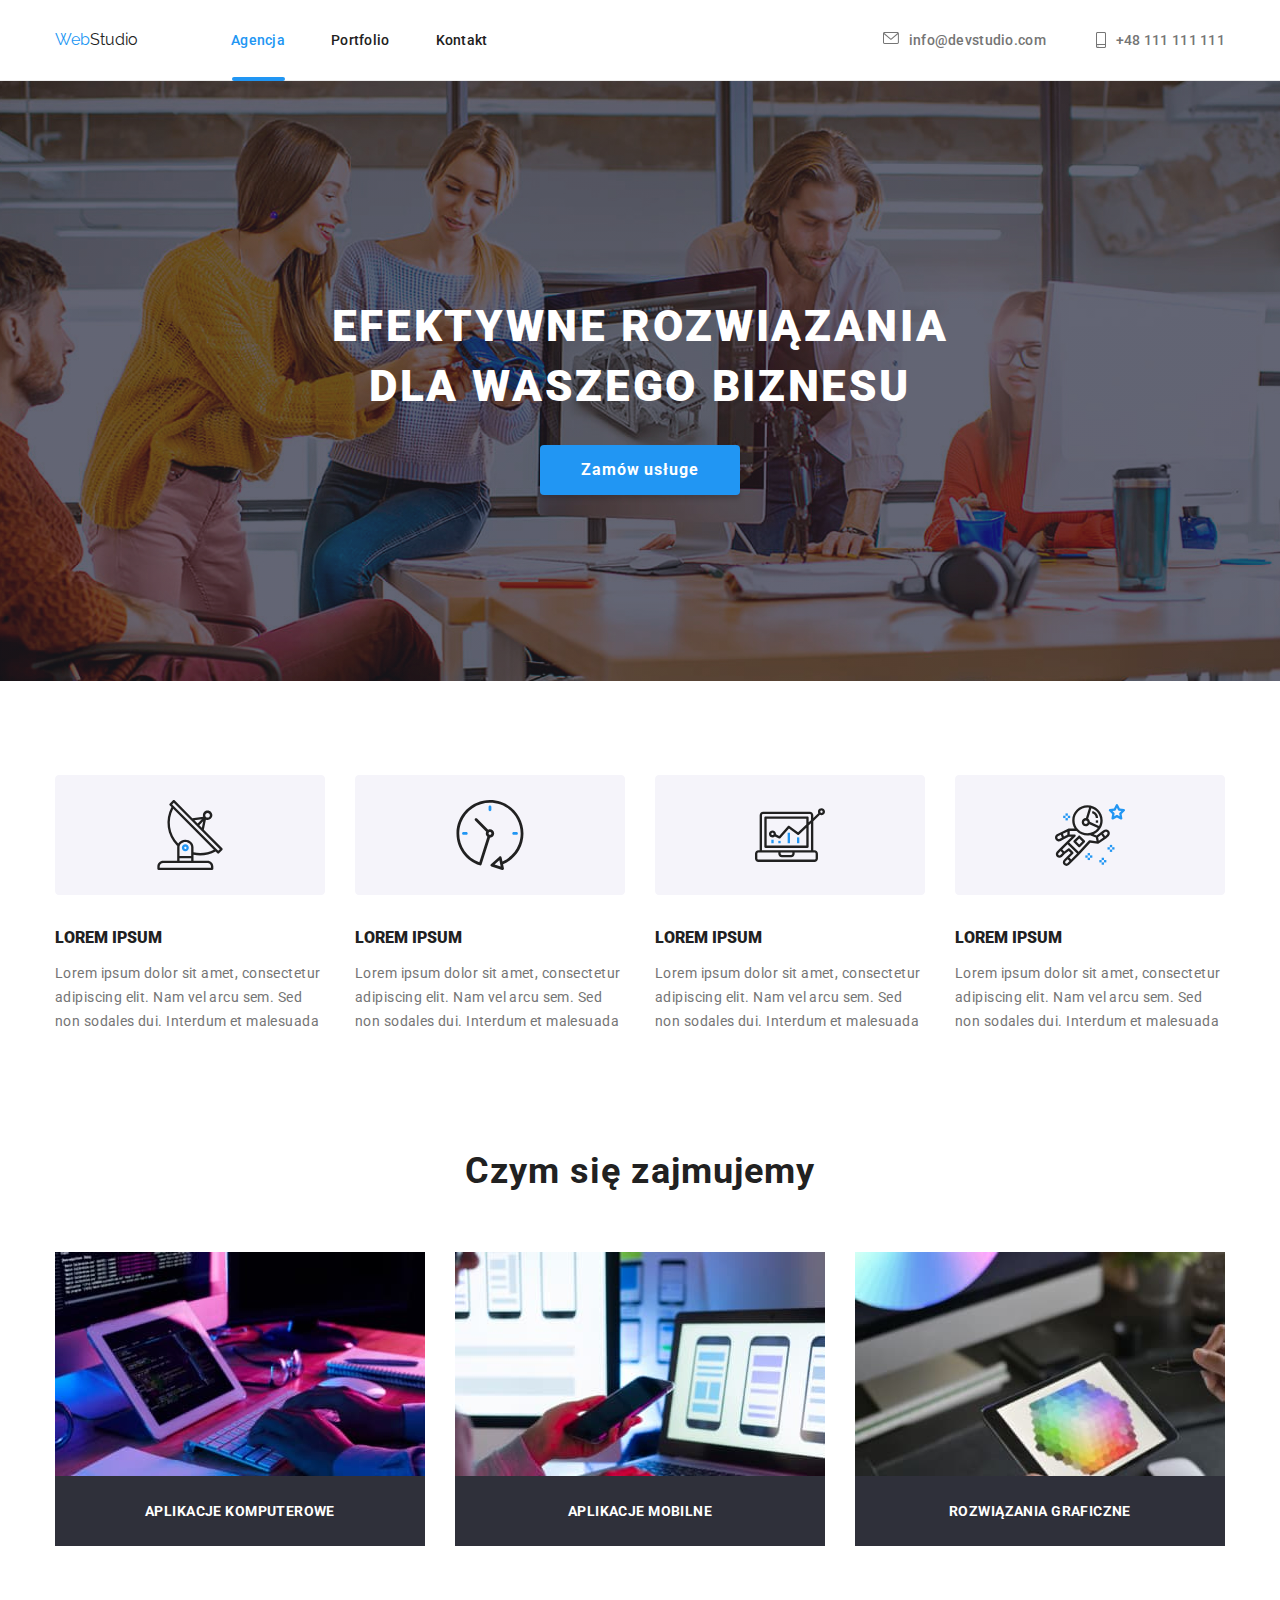
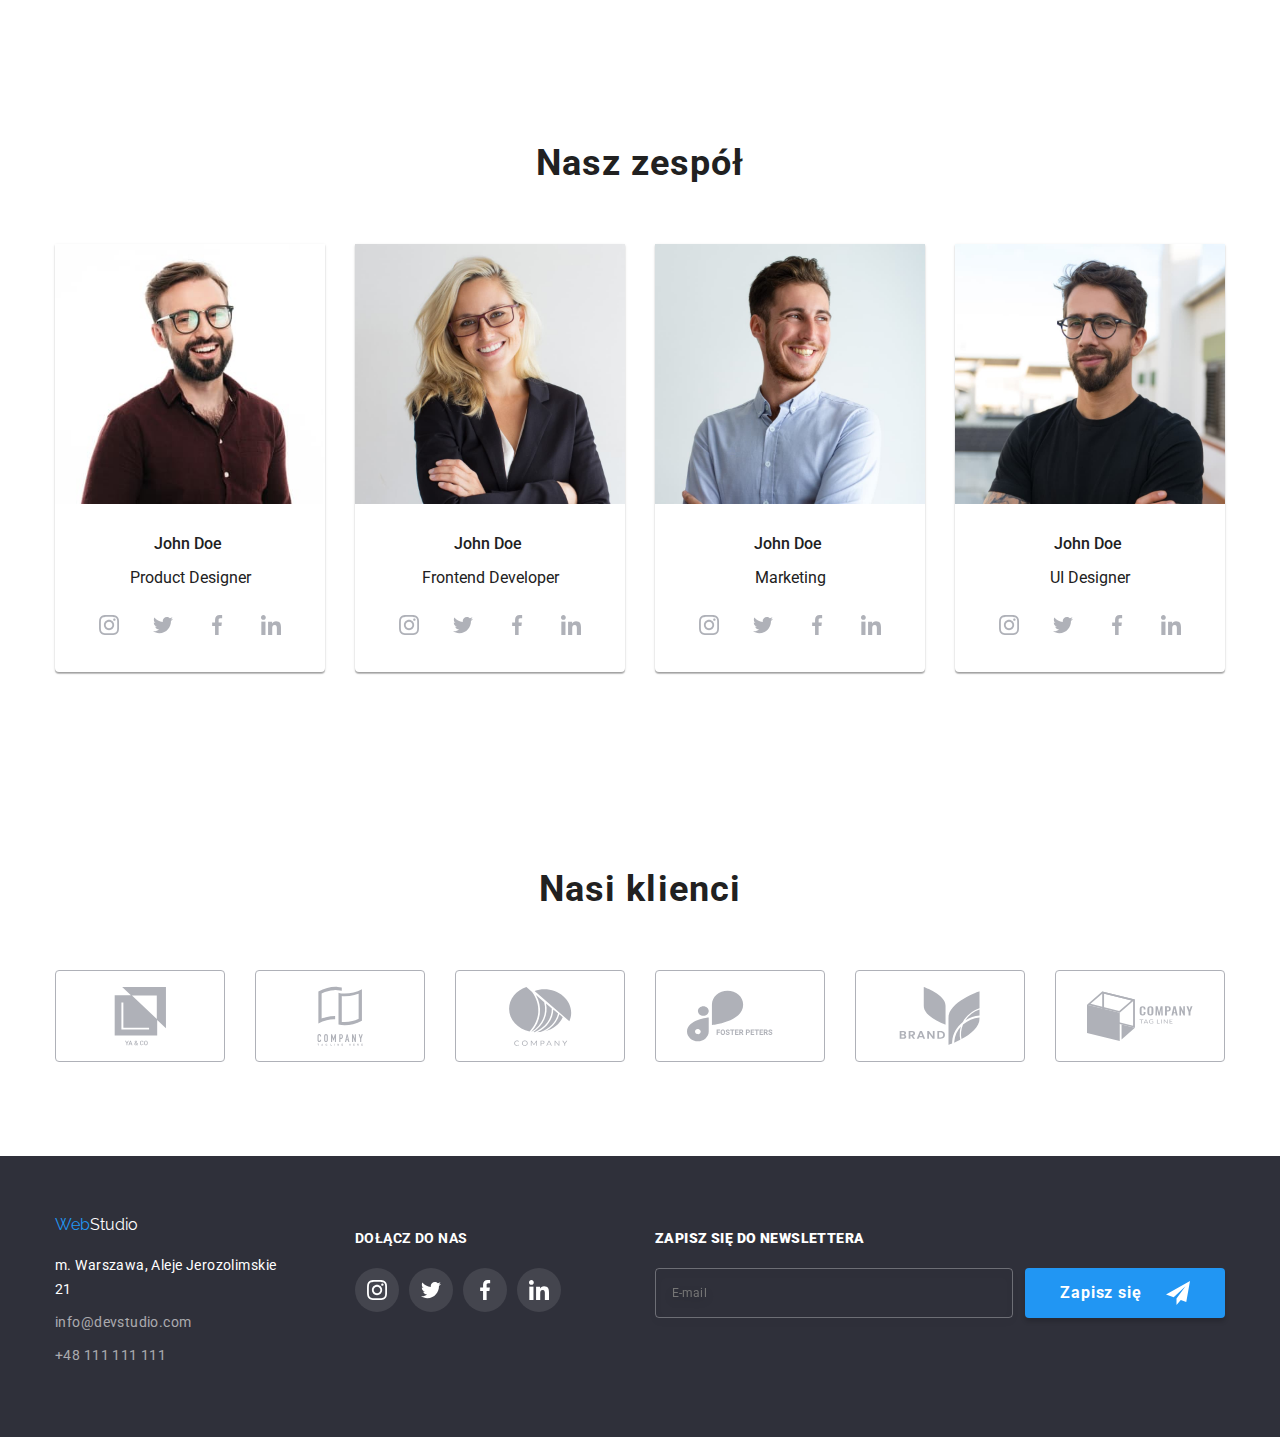
<file: index.html>
<!DOCTYPE html>
<html lang="pl">
  <head>
    <meta charset="UTF-8" />
    <meta http-equiv="X-UA-Compatible" content="IE=edge" />
    <meta name="viewport" content="width=device-width, initial-scale=1.0" />
    <title>Webstudio</title>  
   <link rel="stylesheet" href="https://cdnjs.cloudflare.com/ajax/libs/modern-normalize/1.1.0/modern-normalize.min.css">
    <link rel="preconnect" href="https://fonts.googleapis.com">
    <link rel="preconnect" href="https://fonts.gstatic.com" crossorigin>
    <link href="https://fonts.googleapis.com/css2?family=Raleway:wght@700&family=Roboto:wght@400;500;700;900&display=swap" rel="stylesheet">
     <link rel="stylesheet" href="css/main.min.css">


  <body>
    <header class="header">
      <div class="container">
      <a class="logo" href="index.html">
        <span class="logo__color">Web</span>Studio</a>      
      <nav class="navigation">
        <ul class="navigation__list list">
          <li class="navigation__item">
            <a class="navigation__link navigation__link-active" href="index.html">Agencja</a>
          </li>
          <li class="navigation__item">
            <a class="navigation__link" href="portfolio.html">Portfolio</a>
          </li>
          <li class="navigation__item">
            <a class="navigation__link" href="#">Kontakt</a>
          </li>
        </ul>
      </nav>
          
      <address class="address">
        <ul class="address list">
          <li class="address__item">
            <a class="address__mail" href="mailto:info@devstudio.com">
              <svg class="address__iconEnvelope">
                <use href="images/icons.svg/sprite.svg#icon-envelope"></use>
              </svg>
              info@devstudio.com</a>
          </li>
          <li class="address__item">
            <a class="address__phoneNumber" href="tel:+48111111111">
              <svg class="address__iconSmartphone">
                <use href="images/icons.svg/sprite.svg#icon-smartphone"></use>
              </svg>              
              +48 111 111 111</a>
          </li>
        </ul>
      </address>  
      </div>    
    </header>

    <main>
      <section class="button section">
        <div class="container button__content">
          <h1>EFEKTYWNE ROZWIĄZANIA DLA WASZEGO BIZNESU</h1>
        <button class="model-btn" type="button" data-modal-open>Zamów usługe</button>
        </div>
      </section>

      <section class="advantages">
        <div class="container">
          <ul class="advantages__list list">
            <li class="advantages__item">
              <a class="advantages__link" href="#">
              <svg class="advantages__icon">
                <use href="images/icons.svg/sprite.svg#icon-Group-1"></use>
              </svg>
            </a></li>
            <li class="advantages__item">
              <a class="advantages__link" href="#">
              <svg class="advantages__icon">
                <use href="images/icons.svg/sprite.svg#icon-Group-2"></use>
              </svg>
            </a></li>
            <li class="advantages__item">
              <a class="advantages__link" href="#">
              <svg class="advantages__icon">
                <use href="images/icons.svg/sprite.svg#icon-Group-3"></use>
              </svg>
            </a></li>
            <li class="advantages__item">
              <a class="advantages__link" href="#">
              <svg class="advantages__icon">
                <use href="images/icons.svg/sprite.svg#icon-Group-4"></use>
              </svg>
            </a></li>
        </ul>
        <ul class="advantages__Loremlist list">
          <li class="advantages__Loremitem">
            <h4 clas="advantages__Loremh4"><b>LOREM IPSUM</b></h4>
            <p class="advantages__Loremp">
              Lorem ipsum dolor sit amet, consectetur adipiscing elit. Nam vel
              arcu sem. Sed non sodales dui. Interdum et malesuada
            </p>
          </li>
          <li class="advantages__Loremitem">
            <h4 clas="advantages__Loremh4"><b>LOREM IPSUM</b></h4>
            <p class="advantages__Loremp">
              Lorem ipsum dolor sit amet, consectetur adipiscing elit. Nam vel
              arcu sem. Sed non sodales dui. Interdum et malesuada
            </p>
          </li>
          <li class="advantages__Loremitem">
            <h4 clas="advantages__Loremh4"><b>LOREM IPSUM</b></h4>
            <p class="advantages__Loremp">
              Lorem ipsum dolor sit amet, consectetur adipiscing elit. Nam vel
              arcu sem. Sed non sodales dui. Interdum et malesuada
            </p>
          </li>
          <li class="advantages__Loremitem">
            <h4 clas="advantages__Loremh4"><b>LOREM IPSUM</b></h4>
            <p class="advantages__Loremp">
              Lorem ipsum dolor sit amet, consectetur adipiscing elit. Nam vel
              arcu sem. Sed non sodales dui. Interdum et malesuada
            </p>
          </li>
        </ul>
        </div>
      </section>

      <section class="WhatWeDo section">
        <div class="container">
        <h2 class="secondary-header">Czym się zajmujemy</h2>
        <ul class="WhatWeDo__list list">
          <li class="WhatWeDo__item">
            <img class="WhatWeDo__photo" src="images/image1.jpg" alt="Computer" width="370" height="294">
            <h4 class="WhatWeDo__h4">Aplikacje komputerowe</h4>          
          </li>
          <li class="WhatWeDo__item">
            <img class="WhatWeDo__photo" src="images/image2.jpg" alt="Computer and telephon" width="370" height="294">
            <h4 class="WhatWeDo__h4">Aplikacje mobilne</h4>   
          </li>
          <li class="WhatWeDo__item">
            <img class="WhatWeDo__photo" src="images/image3.jpg" alt="Tablet" width="370" height="294">
            <h4 class="WhatWeDo__h4">Rozwiązania graficzne</h4>   
          </li>
        </ul>
        </div>
      </section>

      <section class="staff section">
        <div class="container">
        <h2 class="secondary-header">Nasz zespół</h2>
        <ul class="staff__list list">
            <li class="staff__item">
                <img class="staff__img" src="images/image4.jpg" alt="John Doe, Product Designer" width="270" height="260">
                <h3 class="third-header">John Doe</h3>
                <p class="staff__p">Product Designer</p>
        <ul class="staff__socialList list">
            <li class="staff__socialItem">
              <a class="staff__socialLink" href="#">
              <svg class="staff__socialIcon">
                <use href="images/icons.svg/sprite.svg#icon-instagram"></use>
              </svg>
            </a></li>
            <li class="staff__socialItem">
              <a class="staff__socialLink" href="#">
              <svg class="staff__socialIcon">
                <use href="images/icons.svg/sprite.svg#icon-twitter"></use>
              </svg>
            </a></li>
            <li class="staff__socialItem">
              <a class="staff__socialLink" href="#">
              <svg class="staff__socialIcon">
                <use href="images/icons.svg/sprite.svg#icon-facebook"></use>
              </svg>
            </a></li>
            <li class="staff__socialItem">
              <a class="staff__socialLink" href="#">
              <svg class="staff__socialIcon">
                <use href="images/icons.svg/sprite.svg#icon-linkedin"></use>
              </svg>
            </a></li>
        </ul>
            </li>
            <li class="staff__item">
                <img class="staff__img" src="images/image5.jpg" alt="John Doe, Frontend Developer" width="270" height="260">
                <h3 class="third-header">John Doe</h3>
                <p class="staff__p">Frontend Developer</p>
         <ul class="staff__socialList list">
            <li class="staff__socialItem">
              <a class="staff__socialLink href="#">
              <svg class="staff__socialIcon">
                <use href="images/icons.svg/sprite.svg#icon-instagram"></use>
              </svg>
            </a></li>
            <li class="staff__socialItem">
              <a class="staff__socialLink" href="#">
              <svg class="staff__socialIcon">
                <use href="images/icons.svg/sprite.svg#icon-twitter"></use>
              </svg>
            </a></li>
            <li class="staff__socialItem">
              <a class="staff__socialLink" href="#">
              <svg class="staff__socialIcon">
                <use href="images/icons.svg/sprite.svg#icon-facebook"></use>
              </svg>
            </a></li>
            <li class="staff__socialItem">
              <a class="staff__socialLink" href="#">
              <svg class="staff__socialIcon">
                <use href="images/icons.svg/sprite.svg#icon-linkedin"></use>
              </svg>
            </a></li>
        </ul>      
            </li>
            <li class="staff__item">
                <img class="staff__img" src="images/image6.jpg" alt="John Doe, Marketing" width="270" height="260">
                <h3 class="third-header">John Doe</h3>
                <p class="staff__p"> Marketing</p>
       <ul class="staff__socialList list">
            <li class="staff__socialItem">
              <a class="staff__socialLink" href="#">
              <svg class="staff__socialIcon">
                <use href="images/icons.svg/sprite.svg#icon-instagram"></use>
              </svg>
            </a></li>
            <li class="staff__socialItem">
              <a class="staff__socialLink" href="#">
              <svg class="staff__socialIcon">
                <use href="images/icons.svg/sprite.svg#icon-twitter"></use>
              </svg>
            </a></li>
            <li class="staff__socialItem">
              <a class="staff__socialLink" href="#">
              <svg class="staff__socialIcon">
                <use href="images/icons.svg/sprite.svg#icon-facebook"></use>
              </svg>
            </a></li>
            <li class="staff__socialItem">
              <a class="staff__socialLink" href="#">
              <svg class="staff__socialIcon">
                <use href="images/icons.svg/sprite.svg#icon-linkedin"></use>
              </svg>
            </a></li>
        </ul>        
            </li>
            <li class="staff__item">
                <img class="staff__img" src="images/image7.jpg" alt="John Doe, UI Designer" width="270" height="260">
                <h3 class="third-header">John Doe</h3>
                <p class="staff__p">UI Designer</p>
        <ul class="staff__socialList list">
            <li class="staff__socialItem">
              <a class="staff__socialLink" href="#">
              <svg class="staff__socialIcon">
                <use href="images/icons.svg/sprite.svg#icon-instagram"></use>
              </svg>
            </a></li>
            <li class="staff__socialItem">
              <a class="staff__socialLink" href="#">
              <svg class="staff__socialIcon">
                <use href="images/icons.svg/sprite.svg#icon-twitter"></use>
              </svg>
            </a></li>
            <li class="staff__socialItem">
              <a class="staff__socialLink" href="#">
              <svg class="staff__socialIcon">
                <use href="images/icons.svg/sprite.svg#icon-facebook"></use>
              </svg>
            </a></li>
            <li class="staff__socialItem">
              <a class="staff__socialLink" href="#">
              <svg class="staff__socialIcon">
                <use href="images/icons.svg/sprite.svg#icon-linkedin"></use>
              </svg>
            </a></li>
        </ul>        
            </li>
        </ul>   
        </div>     
      </section>

      <section class="customer section">
        <div class="container">
         <h2 class="secondary-header">Nasi klienci</h2>
         <ul class="customer__list list">
            <li class="customer__item">
              <a class="customer__link" href="#">
              <svg class="customer__icon">
                <use href="images/icons.svg/sprite.svg#icon-group"></use>
              </svg>
            </a></li>
            <li class="customer__item">
              <a class="customer__link" href="#">
              <svg class="customer__icon">
                <use href="images/icons.svg/sprite.svg#icon-group-1"></use>
              </svg>
            </a></li>
            <li class="customer__item">
              <a class="customer__link" href="#">
              <svg class="customer__icon">
                <use href="images/icons.svg/sprite.svg#icon-group-2"></use>
              </svg>
            </a></li>
            <li class="customer__item">
              <a class="customer__link" href="#">
              <svg class="customer__icon">
                <use href="images/icons.svg/sprite.svg#icon-group-3"></use>
              </svg>
            </a></li>
             <li class="customer__item">
              <a class="customer__link" href="#">
              <svg class="customer__icon">
                <use href="images/icons.svg/sprite.svg#icon-group-4"></use>
              </svg>
            </a></li>
             <li class="customer__item">
              <a class="customer__link" href="#">
              <svg class="customer__icon">
                <use href="images/icons.svg/sprite.svg#icon-group-5"></use>
              </svg>
            </a></li>
        </ul>

      </section>
      
    </main>

    <footer class="footer footer__section">
      <div class="container">
        <div class="footer__left">
          <a class="logo footer__logo" href="index.html"><span class="logo__color">Web</span>Studio</a>
            <address class="footer__address">
              <ul class="footer__list list">
                <li class="footer__item"><p class="footer__address">m. Warszawa, Aleje Jerozolimskie 21</p></li>
                <li class="footer__item"><a class="footer__mail" href="mailto:info@devstudio.com">info@devstudio.com</a></li>
                 <li class="footer__item"><a class="footer__phoneNumber" href="tel:+48111111111">+48 111 111 111</a></li>
              </ul>
            </address>
        </div>
      <div class="footer__right">
         <h4 class="footer__h4">DOŁĄCZ DO NAS</h4>
          <ul class="footer__socialList list">
            <li class="footer__socialItem">
              <a class="footer__socialLink" href="#">
              <svg class="footer__socialIcon">
                <use href="images/icons.svg/sprite.svg#icon-instagram"></use>
              </svg>
            </a></li>
            <li class="footer__socialItem">
              <a class="footer__socialLink" href="#">
              <svg class="footer__socialIcon">
                <use href="images/icons.svg/sprite.svg#icon-twitter"></use>
              </svg>
            </a></li>
            <li class="footer__socialItem">
              <a class="footer__socialLink" href="#">
              <svg class="footer__socialIcon">
                <use href="images/icons.svg/sprite.svg#icon-facebook"></use>
              </svg>
            </a></li>
            <li class="footer__socialItem">
              <a class="footer__socialLink" href="#">
              <svg class="footer__socialIcon">
                <use href="images/icons.svg/sprite.svg#icon-linkedin"></use>
              </svg>
            </a></li>
          </ul>
        </div> 
        <div class="newsletter">
           <h4 class="footer__h4"><b>Zapisz się do newslettera</b></h4>
           <form>
             <label class="footer__newsletterLabel" for="email">    
              <input class="footer__newsletterWindow" type="email" name="email" placeholder="E-mail" id="email" required>
              <button class="model-btn-newsletter" type="submit">Zapisz się  
                <svg class="footer__newsletterIcon">
                <use href="images/icons.svg/sprite.svg#icon-icon-send"></use>
              </svg>
              </button>
             </label>
           </form>
        </div>
      </div>
    </footer>

      <div class="backdrop is-hidden" data-modal>
        <div class="modal">
          <button type="button" class="close-btn" data-modal-close>
            <svg class="close-icon">
              <use href="images/icons.svg/sprite.svg#icon-close-black-18dp-2-1"></use>
            </svg>
          </button>  

          <h3 class="modal__h3">Zostaw swoje dane w formularzu poniżej</h3>

          <form>

            <label class="modal__label" for="name">
              Imię
                <div class="modal__div">
                  <svg class="modal__icon">
                    <use href="images/icons.svg/sprite.svg#icon-person-black-18dp-1"></use>
                  </svg>
                  <input class="modal__input" type="text" name="username" id="name" required/>
                </div>
            </label>

            <label class="modal__label" for="tel">
              Telefon
                <div class="modal__div">
                  <svg class="modal__icon">
                    <use href="images/icons.svg/sprite.svg#icon-phone-black-18dp-1"></use>
                  </svg>
                   <input class="modal__input" type="tel" name="phone_number" id="tel" required/>
                </div>
            </label>

            <label class="modal__label" for="email">
              Email
                <div class="modal__div">
                  <svg class="modal__icon">
                    <use href="images/icons.svg/sprite.svg#icon-email-black-18dp-1"></use>
                  </svg>
                  <input class="modal__input" type="email" name="email" id="email" required/>
                </div>    
            </label> 

            <label class="modal__label" for="feedback">
              Komentarz
                <div class="modal__divTextarea">
                  <textarea class="modal__textarea" name="feedback" placeholder="Wprowadź tekst" id="feedback"></textarea>
                </div>
              </label>

              <div class="modal__policy">   
                <form class="modal__form" action="#" method="post">
                  <input class="modal__formPolicy visually-hidden" id="user-policy" type="checkbox" name="policy" required>
                    <label for="user-policy" class="modal__formPolicyText">
                      <span class="modal__margin">Oświadczam, iż akceptuję </span>
                      <a class="modal__textLink" href="#">Regulamin</a>
                      <span class="modal__policyText"> i </span>
                      <a class="modal__textLink" href="#">Politykę Prywatności.</a>
                    </label>                    
                </form>
                <button class="model-btn" type="submit">Wyślij</button>

                

              </div>            

          </form>
        </div>
      </div>

      <script src="modal.js"></script>
  </body>
</html>
</file>
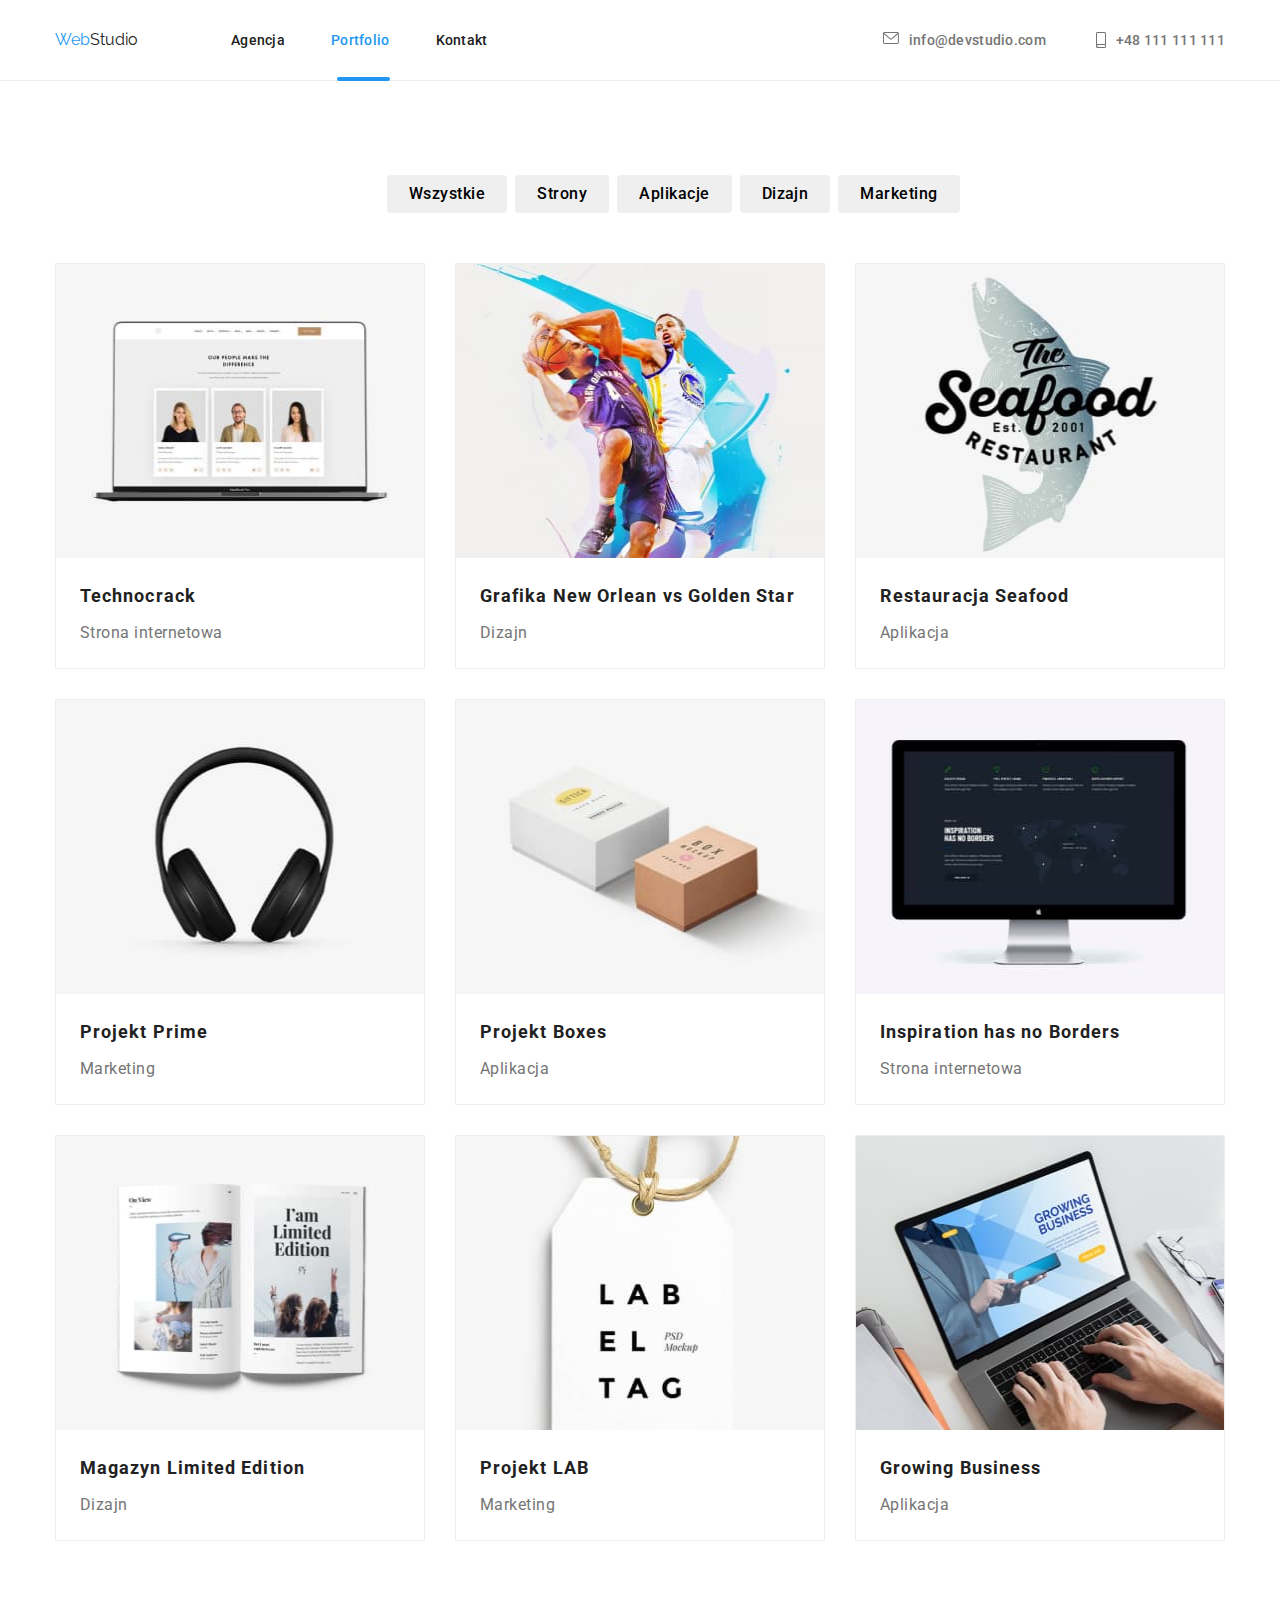
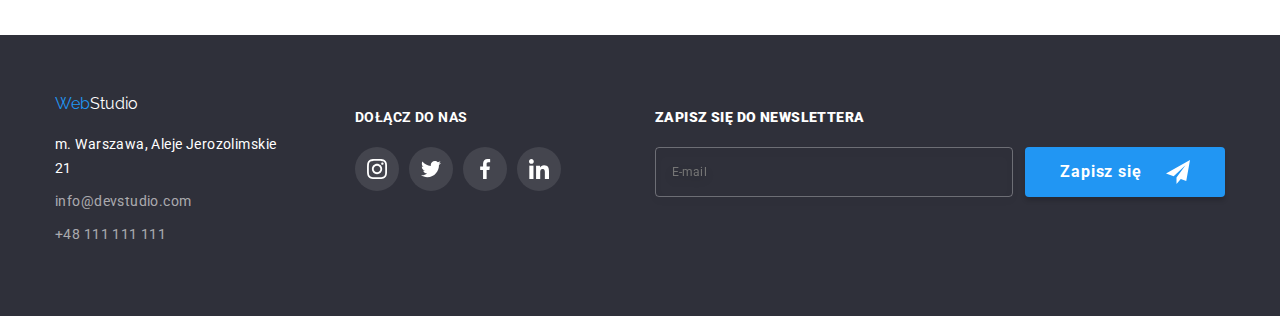
<file: portfolio.html>
<!DOCTYPE html>
<html lang="en">
  <head>
    <meta charset="UTF-8" />
    <meta http-equiv="X-UA-Compatible" content="IE=edge" />
    <meta name="viewport" content="width=device-width, initial-scale=1.0" />
    <title>Portfolio</title>
    <link
      rel="stylesheet"
      href="https://cdnjs.cloudflare.com/ajax/libs/modern-normalize/1.1.0/modern-normalize.min.css"
    />
    <link rel="preconnect" href="https://fonts.googleapis.com" />
    <link rel="preconnect" href="https://fonts.gstatic.com" crossorigin />
    <link
      href="https://fonts.googleapis.com/css2?family=Raleway:wght@700&family=Roboto:wght@400;500;700;900&display=swap"
      rel="stylesheet"
    />
    <link rel="stylesheet" href="css/main.min.css" />
  </head>

  <body>
    <header class="header">
      <div class="container">
        <a class="logo" href="index.html">
          <span class="logo__color">Web</span>Studio</a
        >
        <nav class="navigation">
          <ul class="navigation__list list">
            <li class="navigation__item">
              <a class="navigation__link" href="index.html">Agencja</a>
            </li>
            <li class="navigation__item">
              <a class="navigation__link navigation__link-active"
                href="portfolio.html"
                >Portfolio</a
            </li>
            <li class="navigation__item">
              <a class="navigation__link" href="#">Kontakt</a>
            </li>
          </ul>
        </nav>

        <address class="address">
          <ul class="address list">
            <li class="address__item">
              <a class="address__mail" href="mailto:info@devstudio.com">
                <svg class="address__iconEnvelope">
                  <use href="images/icons.svg/sprite.svg#icon-envelope"></use>
                </svg>
                info@devstudio.com</a
              >
            </li>
            <li class="address__item">
              <a class="address__phoneNumber" href="tel:+48111111111">
                <svg class="address__iconSmartphone">
                  <use href="images/icons.svg/sprite.svg#icon-smartphone"></use>
                </svg>
                +48 111 111 111</a
              >
            </li>
          </ul>
        </address>
      </div>
    </header>

    <main>
      <section class="portfolio">
        <div class="portfolio__filters container">
          <ul class="portfolio__list list">
            <li class="portfolio__item">
              <button class="portfolio__btn" type="button_1">
                Wszystkie
              </button>
            </li>
            <li class="portfolio__item">
              <button class="portfolio__btn" type="button_2">
                Strony
              </button>
            </li>
            <li class="portfolio__item">
              <button class="portfolio__btn" type="button_3">
                Aplikacje
              </button>
            </li>
            <li class="portfolio__item">
              <button class="portfolio__btn" type="button_4">
                Dizajn
              </button>
            </li>
            <li class="portfolio__item">
              <button class="portfolio__btn" type="button_5">
                Marketing
              </button>
            </li>
          </ul>
        </div>
      </section>

      <section class="project">
        <div class="container">
          <ul class="project__list list">
            <li class="project__item">
              <div class="project__box">
                <img
                  class="project__img"
                  src="images/image8.jpg"
                  alt="Technocrack, Strona internetowa"
                  width="370"
                  height="294"
                />
                <div class="project__overlay">
                  <p class="project__overlay-p">
                    Technocrack jest popularną platformą wykorzystywaną do
                    rozpowszechniania koronawirusa. Firmy wykorzystują tę
                    platformę do celów szpiegowskich i ataków na
                    niezabezpieczone serwery konkurencji
                  </p>
                </div>
              </div>

              <h3 class="project__third-header">Technocrack</h3>
              <p class="project__staff-p">Strona internetowa</p>
            </li>
            <li class="project__item">
              <div class="project__box">
                <img
                  class="project__img"
                  src="images/image9.jpg"
                  width="370"
                  height="294"
                />
                <div class="project__overlay">
                  <p class="project__overlay-p">
                    Technocrack jest popularną platformą wykorzystywaną do
                    rozpowszechniania koronawirusa. Firmy wykorzystują tę
                    platformę do celów szpiegowskich i ataków na
                    niezabezpieczone serwery konkurencji
                  </p>
                </div>
              </div>
              <h3 class="project__third-header">
                Grafika New Orlean vs Golden Star
              </h3>
              <p class="project__staff-p">Dizajn</p>
            </li>
            <li class="project__item">
              <div class="project__box">
                <img
                  class="project__img"
                  src="images/image10.jpg"
                  alt="Restauracja Seafood, Aplikacja"
                  width="370"
                  height="294"
                />
                <div class="project__overlay">
                  <p class="project__overlay-p">
                    Technocrack jest popularną platformą wykorzystywaną do
                    rozpowszechniania koronawirusa. Firmy wykorzystują tę
                    platformę do celów szpiegowskich i ataków na
                    niezabezpieczone serwery konkurencji
                  </p>
                </div>
              </div>

              <h3 class="project__third-header">Restauracja Seafood</h3>
              <p class="project__staff-p">Aplikacja</p>
            </li>
            <li class="project__item">
              <div class="project__box">
                <img
                  class="project__img"
                  src="images/image11.jpg"
                  alt="Projekt Prime, Marketing"
                  width="370"
                  height="294"
                />
                <div class="project__overlay">
                  <p class="project__overlay-p">
                    Technocrack jest popularną platformą wykorzystywaną do
                    rozpowszechniania koronawirusa. Firmy wykorzystują tę
                    platformę do celów szpiegowskich i ataków na
                    niezabezpieczone serwery konkurencji
                  </p>
                </div>
              </div>

              <h3 class="project__third-header">Projekt Prime</h3>
              <p class="project__staff-p">Marketing</p>
            </li>
            <li class="project__item">
              <div class="project__box">
                <img
                  class="project__img"
                  src="images/image12.jpg"
                  alt="Projekt Boxes, Aplikacja"
                  width="370"
                  height="294"
                />
                <div class="project__overlay">
                  <p class="project__overlay-p">
                    Technocrack jest popularną platformą wykorzystywaną do
                    rozpowszechniania koronawirusa. Firmy wykorzystują tę
                    platformę do celów szpiegowskich i ataków na
                    niezabezpieczone serwery konkurencji
                  </p>
                </div>
              </div>

              <h3 class="project__third-header">Projekt Boxes</h3>
              <p class="project__staff-p">Aplikacja</p>
            </li>
            <li class="project__item">
              <div class="project__box">
                <img
                  class="project__img"
                  src="images/image13.jpg"
                  alt="Inspiration has no Borders, Strona internetowa"
                  width="370"
                  height="294"
                />
                <div class="project__overlay">
                  <p class="project__overlay-p">
                    Technocrack jest popularną platformą wykorzystywaną do
                    rozpowszechniania koronawirusa. Firmy wykorzystują tę
                    platformę do celów szpiegowskich i ataków na
                    niezabezpieczone serwery konkurencji
                  </p>
                </div>
              </div>

              <h3 class="project__third-header">Inspiration has no Borders</h3>
              <p class="project__staff-p">Strona internetowa</p>
            </li>
            <li class="project__item">
              <div class="project__box">
                <img
                  class="project__img"
                  src="images/image14.jpg"
                  alt="Magazyn Limited Edition, Dizajn"
                  width="370"
                  height="294"
                />
                <div class="project__overlay">
                  <p class="project__overlay-p">
                    Technocrack jest popularną platformą wykorzystywaną do
                    rozpowszechniania koronawirusa. Firmy wykorzystują tę
                    platformę do celów szpiegowskich i ataków na
                    niezabezpieczone serwery konkurencji
                  </p>
                </div>
              </div>

              <h3 class="project__third-header">Magazyn Limited Edition</h3>
              <p class="project__staff-p">Dizajn</p>
            </li>
            <li class="project__item">
              <div class="project__box">
                <img
                  class="project__img"
                  src="images/image15.jpg"
                  alt="Magazyn Limited Edition, Dizajn"
                  width="370"
                  height="294"
                />
                <div class="project__overlay">
                  <p class="project__overlay-p">
                    Technocrack jest popularną platformą wykorzystywaną do
                    rozpowszechniania koronawirusa. Firmy wykorzystują tę
                    platformę do celów szpiegowskich i ataków na
                    niezabezpieczone serwery konkurencji
                  </p>
                </div>
              </div>
              <h3 class="project__third-header">Projekt LAB</h3>
              <p class="project__staff-p">Marketing</p>
            </li>
            <li class="project__item">
              <div class="project__box">
                <img
                  class="project__img"
                  src="images/image16.jpg"
                  alt="Magazyn Limited Edition, Dizajn"
                  width="370"
                  height="294"
                />
                <div class="project__overlay">
                  <p class="project__overlay-p">
                    Technocrack jest popularną platformą wykorzystywaną do
                    rozpowszechniania koronawirusa. Firmy wykorzystują tę
                    platformę do celów szpiegowskich i ataków na
                    niezabezpieczone serwery konkurencji
                  </p>
                </div>
              </div>

              <h3 class="project__third-header">Growing Business</h3>
              <p class="project__staff-p">Aplikacja</p>
            </li>
          </ul>
        </div>
      </section>
    </main>

    <footer class="footer footer__section">
      <div class="container">
        <div class="footer__left">
          <a class="logo footer__logo" href="index.html"><span class="logo__color">Web</span>Studio</a>
            <address class="footer__address">
              <ul class="footer__list list">
                <li class="footer__item"><p class="footer__address">m. Warszawa, Aleje Jerozolimskie 21</p></li>
                <li class="footer__item"><a class="footer__mail" href="mailto:info@devstudio.com">info@devstudio.com</a></li>
                 <li class="footer__item"><a class="footer__phoneNumber" href="tel:+48111111111">+48 111 111 111</a></li>
              </ul>
            </address>
        </div>
      <div class="footer__right">
         <h4 class="footer__h4">DOŁĄCZ DO NAS</h4>
          <ul class="footer__socialList list">
            <li class="footer__socialItem">
              <a class="footer__socialLink" href="#">
              <svg class="footer__socialIcon">
                <use href="images/icons.svg/sprite.svg#icon-instagram"></use>
              </svg>
            </a></li>
            <li class="footer__socialItem">
              <a class="footer__socialLink" href="#">
              <svg class="footer__socialIcon">
                <use href="images/icons.svg/sprite.svg#icon-twitter"></use>
              </svg>
            </a></li>
            <li class="footer__socialItem">
              <a class="footer__socialLink" href="#">
              <svg class="footer__socialIcon">
                <use href="images/icons.svg/sprite.svg#icon-facebook"></use>
              </svg>
            </a></li>
            <li class="footer__socialItem">
              <a class="footer__socialLink" href="#">
              <svg class="footer__socialIcon">
                <use href="images/icons.svg/sprite.svg#icon-linkedin"></use>
              </svg>
            </a></li>
          </ul>
        </div> 
        <div class="newsletter">
           <h4 class="footer__h4"><b>Zapisz się do newslettera</b></h4>
           <form>
             <label class="footer__newsletterLabel" for="email">    
              <input class="footer__newsletterWindow" type="email" name="email" placeholder="E-mail" id="email" required>
              <button class="model-btn-newsletter" type="submit">Zapisz się  
                <svg class="footer__newsletterIcon">
                <use href="images/icons.svg/sprite.svg#icon-icon-send"></use>
              </svg>
              </button>
             </label>
           </form>
        </div>
      </div>
    </footer>
  </body>
</html>
</file>
<file: css/main.min.css>
.visually-hidden{position:absolute !important;clip:rect(1px 1px 1px 1px);clip:rect(1px, 1px, 1px, 1px);padding:0 !important;border:0 !important;height:1px !important;width:1px !important;overflow:hidden}:root{--font-family: "Roboto", sans-serif;--secondary-font: "Raleway", sans-serif}body{font-family:var(--font-family);color:#212121}a{text-decoration:none}h2,h3,h4,h5,h6{margin:0;padding:0}ul{padding:0;margin:0}p{padding:0}.list{list-style:none}img{display:block}input,textarea{padding:15px;font-style:normal;font-weight:normal;display:flex;align-items:center;resize:none;font-size:12px;line-height:14px;letter-spacing:.01em;color:#757575}input{padding:0}.modal__div input{padding-left:42px}.container{width:1200px;padding:0 15px;margin:0 auto}.footer .container{display:flex}.header .container{display:flex;align-items:center;height:80px}.section{padding-top:94px;padding-bottom:94px}.footer__section{padding-top:60px;padding-bottom:60px}.logo{margin-right:93px;font-family:var(--secondary-font);color:#212121}.footer__logo .logo{font-style:normal;font-weight:bold;font-size:26px;line-height:1.192;letter-spacing:.03em}.logo__color{color:#2196f3}.footer__logo{font-family:var(--secondary-font);margin-top:60px;color:#fff}.backdrop{position:fixed;left:0;top:0;width:100%;height:100%;background-color:rgba(0,0,0,0.2);transition:opacity 250ms cubic-bezier(0.4, 0, 0.2, 1),visibility 250ms cubic-bezier(0.4, 0, 0.2, 1),transform 250ms cubic-bezier(0.4, 0, 0.2, 1)}.modal{position:absolute;top:50%;left:50%;padding:40px;transform:translate(-50%, -50%);background-color:#fff;width:528px;min-height:581px;transition:transform 250ms cubic-bezier(0.4, 0, 0.2, 1)}.close-icon{width:11px;height:11px}.is-hidden{visibility:hidden;opacity:0;pointer-events:none}.modal__h3{font-style:normal;font-weight:bold;font-size:20px;line-height:23px;text-align:center;letter-spacing:.03em;margin-bottom:12px}.modal__div{position:relative;margin-top:4px;margin-bottom:10px;display:block}.modal__div:focus-within .modal__icon{fill:#2196f3;border-color:#2196f3}.modal__icon{position:absolute;width:14px;height:14px;margin-top:14px;margin-left:15px;transition:fill 250ms cubic-bezier(0.4, 0, 0.2, 1);display:block}.modal__label{font-style:normal;font-weight:normal;font-size:12px;line-height:14px;letter-spacing:.01em;color:#757575;transition:border-color 250ms cubic-bezier(0.4, 0, 0.2, 1);outline:none}.modal__input{width:100%;height:40px;border:1px solid rgba(33,33,33,0.2);box-sizing:border-box;border-radius:4px;transition:border-color 250ms cubic-bezier(0.4, 0, 0.2, 1);color:#212121}.modal__input:focus{border-color:#2196f3;outline:none}.modal__textarea{width:100%;height:120px;border:1px solid rgba(33,33,33,0.2);box-sizing:border-box;border-radius:4px;transition:border-color 250ms cubic-bezier(0.4, 0, 0.2, 1);outline:none;color:#212121}.modal__textarea:focus{border-color:#2196f3;outline:none}.modal__divTextarea{margin-top:4px;margin-bottom:20px}.modal__form{display:flex;width:100%;flex-direction:column}.modal__formPolicyText{cursor:pointer}.modal__formPolicyText::before{content:"";display:inline-block;width:16px;height:15px;border:1px solid #212121;transition:all 250ms cubic-bezier(0.4, 0, 0.2, 1)}.modal__formPolicy:checked+.modal__formPolicyText::before{background:#2196f3;border-radius:2px;border:none;background-image:url(../images/Vector.svg);background-repeat:no-repeat;background-position:50% 50%}.modal__policy{margin-bottom:20px}.modal__margin,.modal__policyText,.modal__textLink{width:395px;height:24px;font-style:normal;font-weight:normal;font-size:14px;line-height:24px;letter-spacing:.03em}.modal__margin,.modal__policyText{color:#757575}.modal__margin{margin-left:8px}.modal__textLink{color:#2196f3;text-decoration:underline}.secondary-header{font-style:normal;font-weight:bold;font-size:36px;line-height:1.666;text-align:center;letter-spacing:.03em}.staff .secondary-header{margin-bottom:50px;margin-top:0}.staff__socialList{display:flex;align-items:center;justify-content:space-between;padding-left:32px;padding-right:32px}.staff__socialLink{display:flex;width:44px;height:44px;background-color:#fff;border-radius:50%;align-items:center;justify-content:center;fill:#afb1b8}.staff__socialLink:hover,.staff__socialLink:focus{fill:#fff;background-color:#2196f3}.staff__socialIcon{width:20px;height:20px}.staff__socialLink{transition:fill 250ms cubic-bezier(0.4, 0, 0.2, 1),background-color 250ms cubic-bezier(0.4, 0, 0.2, 1)}.footer__socialList{display:flex;align-items:center;justify-content:space-between}.footer__socialLink{display:flex;width:44px;height:44px;background-color:rgba(255,255,255,0.1);border-radius:50%;align-items:center;justify-content:center;fill:#fff;transition:fill 250ms cubic-bezier(0.4, 0, 0.2, 1),background-color 250ms cubic-bezier(0.4, 0, 0.2, 1)}.footer__socialLink:hover,.footer__socialLink:focus{fill:#fff;background-color:#2196f3}.footer__socialIcon{width:20px;height:20px}.footer__socialItem:not(:last-child){margin-right:10px}.third-header{margin-top:30px;margin-bottom:10px;margin-left:99px;font-style:normal;font-weight:500;font-size:16px;line-height:1.187}.project__third-header{margin:0;padding-top:20px;padding-left:24px;font-style:normal;font-weight:bold;font-size:18px;line-height:2;letter-spacing:.06em}.model-btn,.model-btn-newsletter{font-weight:bold;font-size:16px;line-height:1.875;margin:0 auto;align-items:center;text-align:center;letter-spacing:.06em;cursor:pointer;color:#fff;font-family:var(--font-family);width:200px;height:50px;background:#2196f3;box-shadow:0px 4px 4px rgba(0,0,0,0.15);border-radius:4px;border:0}.model-btn{display:block;margin-top:20px}.model-btn-newsletter{display:flex;flex-direction:row;justify-content:center}.close-btn{position:absolute;width:30px;height:30px;right:8px;top:8px;background:#fff;border:1px solid rgba(0,0,0,0.1);border-radius:50%;box-sizing:border-box;cursor:pointer}.portfolio__btn{background:500;border-radius:4px;font-family:var(--font-family);font-style:normal;font-weight:500;font-size:16px;line-height:1.625;margin:0 auto;display:block;text-align:center;letter-spacing:.03em;cursor:pointer;border:0;padding:6px 22px;transition:background-color 250ms cubic-bezier(0.4, 0, 0.2, 1),box-shadow 250ms cubic-bezier(0.4, 0, 0.2, 1),color 250ms cubic-bezier(0.4, 0, 0.2, 1)}.portfolio__btn:hover,.portfolio__btn:focus{background-color:#2196f3;box-shadow:0px 3px 1px rgba(0,0,0,0.1),0px 1px 2px rgba(0,0,0,0.08),0px 2px 2px rgba(0,0,0,0.12);color:#fff}.button_1,.button_5{width:121px;height:38px}.button_2{width:93px;height:38px;margin-right:8px}.button_3{width:114px;height:38px}.button_4{width:91px;height:38px}.project__list{display:flex;justify-content:center;align-items:center;flex-wrap:wrap;gap:30px}.project__item{position:relative;max-width:370px;border:1px solid #eee;height:auto;background-color:#fff;box-shadow:250ms cubic-bezier(0.4, 0, 0.2, 1) 250ms cubic-bezier(0.4, 0, 0.2, 1);overflow:hidden;margin-left:auto;margin-right:auto;transition:box-shadow 250ms cubic-bezier(0.4, 0, 0.2, 1),border-radius 250ms cubic-bezier(0.4, 0, 0.2, 1)}.project__item:hover,.project__item:focus{box-shadow:0px 1px 3px rgba(0,0,0,0.12),0px 1px 1px rgba(0,0,0,0.14),0px 2px 1px rgba(0,0,0,0.2);border-radius:0px 0px 4px 4px;cursor:pointer}.project__staff-p{font-style:normal;font-weight:normal;font-size:16px;line-height:1.875;letter-spacing:.03em;color:#757575;margin:0;padding-top:4px;padding-left:24px;padding-bottom:20px}.project__img{position:relative;width:100%;height:100%;overflow:hidden}.project__img:hover .project__overlay{transform:translatey(-100%)}.footer__address{margin-top:20px;margin-bottom:9px;color:#fff}.footer__item:not(:last-child){margin-bottom:9px}.footer{background:#2f303a}.footer__list{font-style:normal;font-weight:normal;font-size:14px;line-height:1.714;letter-spacing:.03em}.footer__mail,.footer__phoneNumber{color:rgba(255,255,255,0.6);height:16px}.footer__right{margin-left:70px;margin-top:8px;margin-top:0px}.footer__h4{font-weight:bold;font-size:14px;line-height:1.43;letter-spacing:.03em;text-transform:uppercase;color:#fff;padding-top:12px;padding-bottom:20px}.newsletter{margin-left:94px}.footer__newsletterWindow{background-color:transparent;border:1px solid rgba(255,255,255,0.3);width:358px;height:50px;box-sizing:border-box;filter:drop-shadow(0px 4px 4px rgba(0,0,0,0.15));border-radius:4px;margin-right:12px;outline:none;transition:border-color 250ms cubic-bezier(0.4, 0, 0.2, 1);color:#fff;padding-left:16px}.footer__newsletterWindow:focus{border-color:#2196f3}.footer__newsletterIcon{margin-left:24px;width:24px;height:24px}.footer__newsletterLabel{display:flex;margin-bottom:8px}.header{border-bottom:1px solid #ececec}.header .address{margin-left:auto}.address__iconEnvelope{width:16px;height:12px;fill:currentColor;margin-right:10px}.address__iconSmartphone{width:10px;height:16px;fill:currentColor;margin-right:10px}.address{display:flex;align-items:center}.address__mail{margin-right:50px}.navigation__list{display:flex;align-items:center}.navigation__item:not(:last-child){margin-right:46px}.navigation__link{position:relative;font-weight:500;font-size:14px;line-height:1.143;letter-spacing:.02em;color:#212121;transition:color 250ms cubic-bezier(0.4, 0, 0.2, 1)}.navigation__link:hover,.navigation__link:focus{color:#2196f3}.navigation__link::after{position:absolute;content:"";display:block;top:45px;right:0;width:0;height:4px;background-color:#2196f3;border-radius:2px;transition:color 250ms cubic-bezier(0.4, 0, 0.2, 1)}.navigation__link:hover::after{width:100%;background-color:#2196f3}.footer-mail,.footer-phone-number{transition:color 250ms cubic-bezier(0.4, 0, 0.2, 1)}.footer-mail:hover,.footer-mail:focus,.footer-phone-number:hover,.footer-phone-number:focus{color:#2196f3}.navigation__link-active{width:100%;color:#2196f3}.navigation__link-active::after{content:"";width:53px;height:4px;position:absolute;top:45px;right:0;background-color:#2196f3;border-radius:2px}.address{font-style:normal;color:#757575;font-weight:500;font-size:14px;line-height:1.143;letter-spacing:.02em}.address__mail,.address__phoneNumber{color:#757575;display:flex;transition:color 250ms cubic-bezier(0.4, 0, 0.2, 1)}.address__mail:hover,.address__mail:focus,.address__phoneNumber:hover,.address__phoneNumber:focus{color:#2196f3;fill:#2196f3}.customer{text-align:center}.customer__list{display:flex;align-items:center;justify-content:space-between;margin-top:50px}.customer__link{display:flex;width:170px;height:92px;border:1px solid #afb1b8;box-sizing:border-box;border-radius:4px;align-items:center;justify-content:center;fill:#afb1b8;transition:fill 250ms cubic-bezier(0.4, 0, 0.2, 1),border 250ms cubic-bezier(0.4, 0, 0.2, 1)}.customer__link:hover,.customer__link:focus{fill:#2196f3;border:1px solid #2196f3}.customer__icon{width:106px;height:60px;align-items:center}.button__content h1{font-style:normal;font-weight:900;font-size:44px;line-height:1.364;text-align:center;letter-spacing:.06em;color:#fff;width:696px;height:120px;left:452px;top:280px;margin-right:auto;margin-left:auto}.button{background-image:linear-gradient(rgba(46,47,59,0.4), rgba(46,47,59,0.4)),url("../images/background.jpg");height:37.5rem;display:flex;align-items:center;background-repeat:no-repeat;background-position:50% 50%;background-size:cover;position:relative;max-width:1600px;margin:0 auto}.advantages__Loremh4{font-style:normal;font-weight:bold;font-size:14px;line-height:1.43;letter-spacing:.03em;text-transform:uppercase;left:215px;top:774px}.advantages__Loremp{font-style:normal;font-weight:normal;font-size:14px;line-height:1.714;letter-spacing:.03em;color:#757575}.advantages__Loremlist{display:flex;align-items:center}.advantages{padding-top:94px;margin:0}.advantages__Loremitem{top:774px}.advantages__Loremitem:not(:last-child){margin-right:30px;top:93px}.advantages__list{display:flex;align-items:center;justify-content:space-between;margin-bottom:30px}.advantages_link{fill:#afb1b8}.advantages__icon{width:270px;height:120px}.staff__list{display:flex;justify-content:space-between}.staff__p{text-align:center}.staff{background:500}.staff__item{width:270px;height:428px;left:815px;top:1635px;background:#fff;box-shadow:0px 1px 3px rgba(0,0,0,0.12),0px 1px 1px rgba(0,0,0,0.14),0px 2px 1px rgba(0,0,0,0.2);border-radius:0px 0px 4px 4px}.WhatWeDo .secondary-header{margin-bottom:50px;margin-top:0}.WhatWeDo__list{display:flex;justify-content:space-between}.WhatWeDo__item{position:relative}.WhatWeDo__h4{position:absolute;align-items:center;bottom:0;display:flex;justify-content:center;font-style:normal;font-weight:bold;font-size:14px;line-height:16px;text-align:center;letter-spacing:.03em;text-transform:uppercase;color:#fff;width:370px;height:70px;background:#2f303a}.portfolio{padding-top:94px}.portfolio__list{display:flex;align-items:center;margin-left:332px}.portfolio__item:not(:last-child){margin-right:8px}.project{padding-top:50px;padding-bottom:94px}.project__box{position:relative;max-width:370px;height:294px;margin-left:auto;margin-right:auto;overflow:hidden}.project__box:hover .project__overlay{transform:translatey(0)}.project__overlay-p{height:196px;width:301px;margin-top:49px;margin-left:24px;font-style:normal;font-weight:normal;font-size:18px;line-height:1.56;letter-spacing:.03em;color:#fff}.project__overlay{position:absolute;top:0;left:0;width:100%;height:100%;transform:translatey(100%);transition:transform 250ms ease;background-color:rgba(33,150,243,0.9)}
/*# sourceMappingURL=main.min.css.map */
</file>
